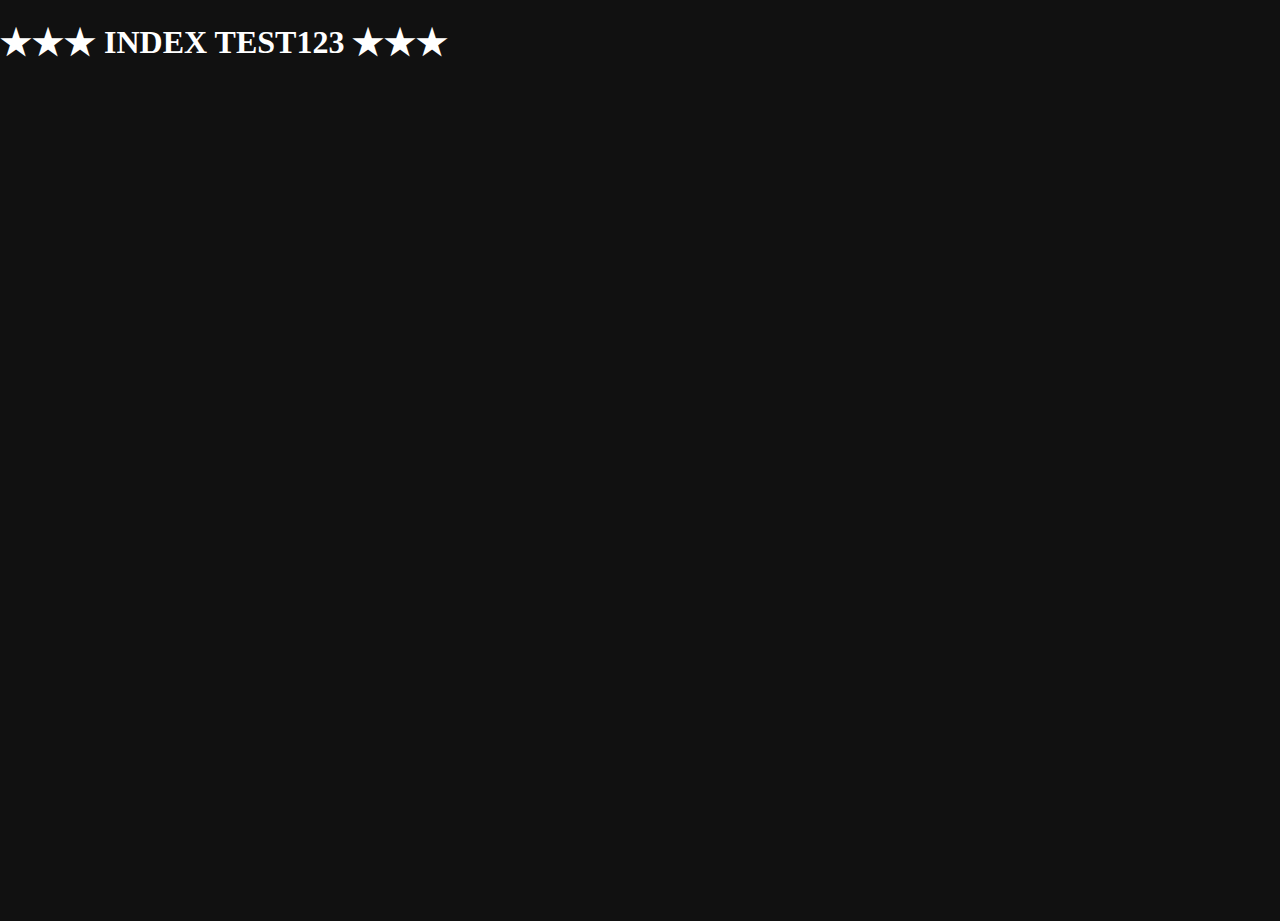
<file: templates/index.html>
<!DOCTYPE html>
<html lang="ja">
<head>
<meta charset="UTF-8">
<title>神託一覧｜賭神様</title>
<style>
body{
  margin:0;
  min-height:100vh;
  font-family:serif;
  background:#111;
  color:#fff;
}
</style>
</head>
<body>
<h1>★★★ INDEX TEST123 ★★★</h1>
</body>
</html>
</file>
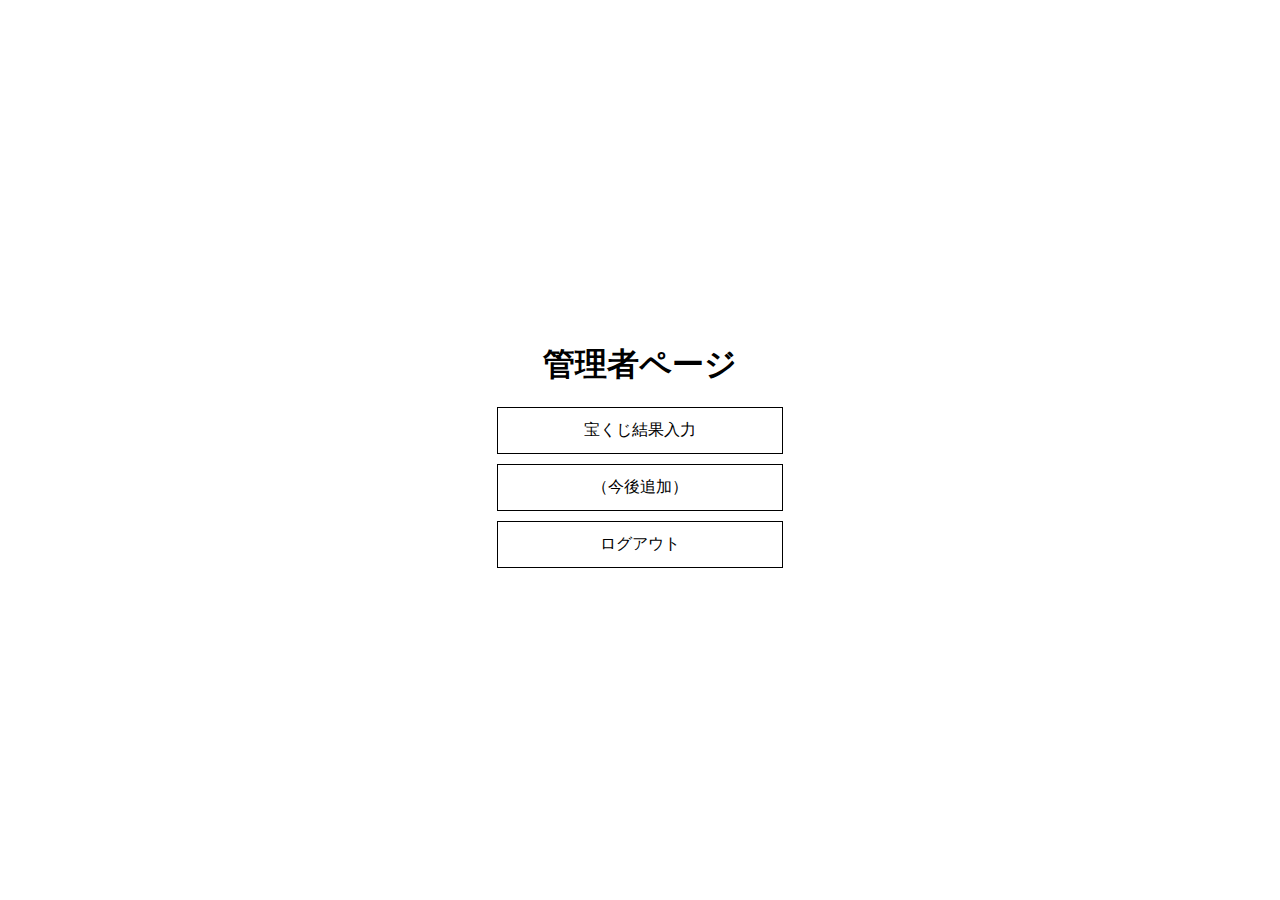
<file: templates/admin_home.html>
<!DOCTYPE html>
<html lang="ja">
<head>
<meta charset="UTF-8">
<title>管理者ページ｜賭神様</title>
<meta name="viewport" content="width=device-width, initial-scale=1.0">
<style>
body {
  font-family: sans-serif;
  margin: 0;
  min-height: 100vh;
  display: flex;
  justify-content: center;
  align-items: center;
}
.container {
  text-align: center;
}
h1 {
  margin-bottom: 20px;
}
a.button {
  display: block;
  width: 260px;
  padding: 12px;
  margin: 10px auto;
  text-decoration: none;
  color: #000;
  border: 1px solid #000;
}
</style>
</head>
<body>

<div class="container">
  <h1>管理者ページ</h1>

  <a class="button" href="/results/lottery">宝くじ結果入力</a>
  <a class="button" href="#">（今後追加）</a>
  <a class="button" href="/logout">ログアウト</a>
</div>

</body>
</html>
</file>
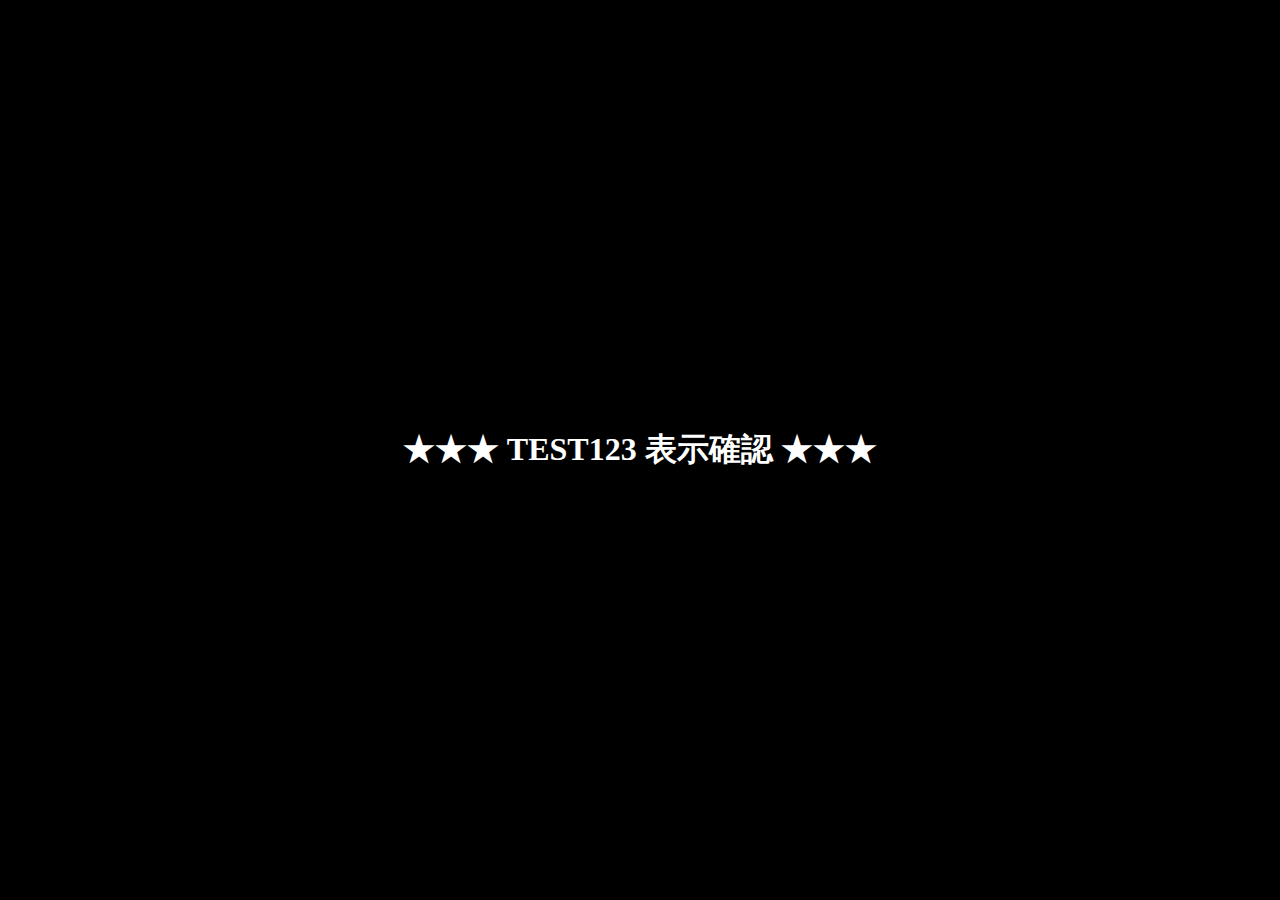
<file: templates/login.html>
<!DOCTYPE html>
<html lang="ja">
<head>
<meta charset="UTF-8">
<title>参拝認証｜賭神様</title>
<meta name="viewport" content="width=device-width, initial-scale=1.0">
<style>
body{
  margin:0;
  min-height:100vh;
  display:flex;
  align-items:center;
  justify-content:center;
  font-family:serif;
  background:#000;
  color:#fff;
}
</style>
</head>
<body>
<h1>★★★ TEST123 表示確認 ★★★</h1>
</body>
</html>
</file>
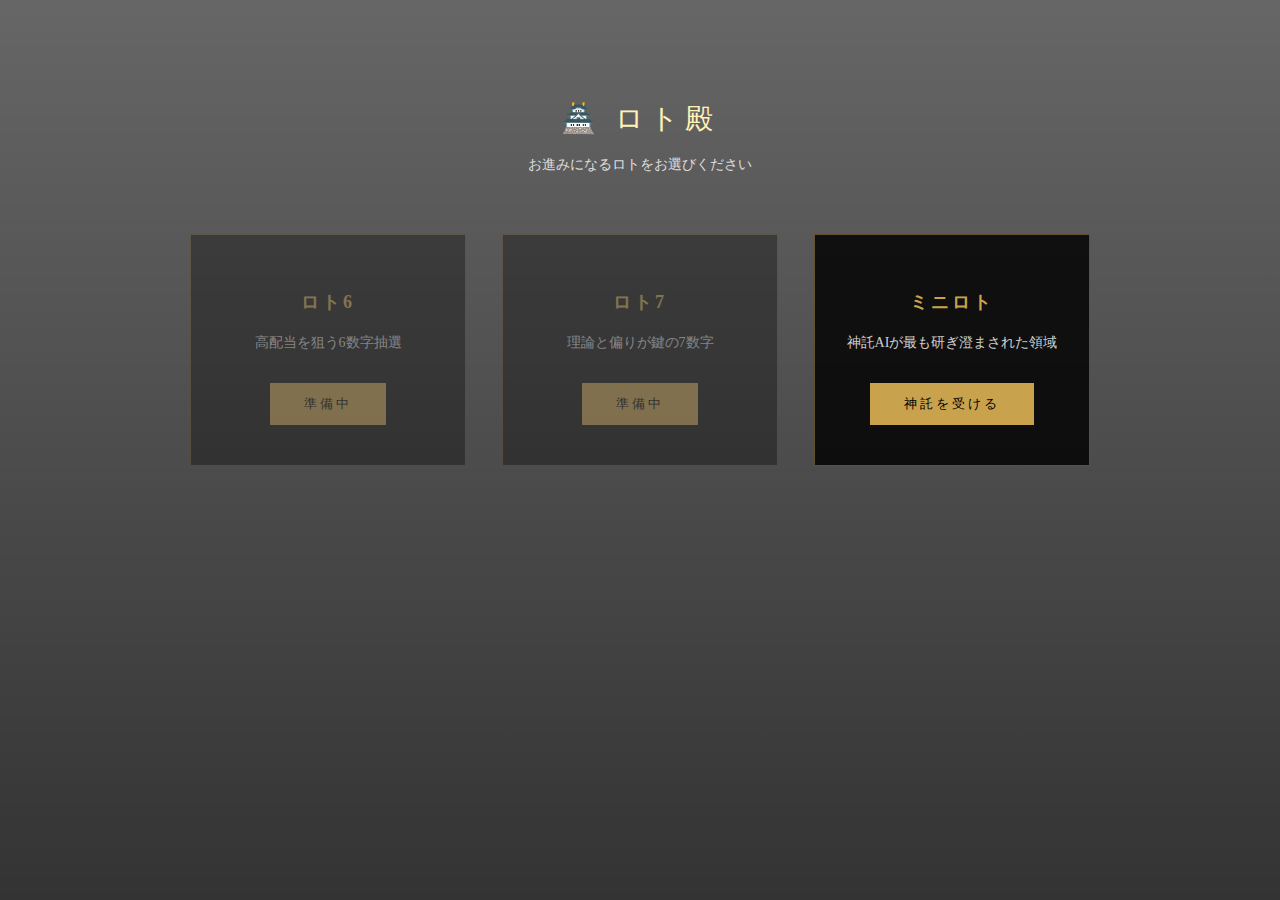
<file: templates/loto_home.html>
<!DOCTYPE html>
<html lang="ja">
<head>
  <meta charset="UTF-8">
  <title>ロト殿｜賭神様</title>
  <link rel="stylesheet" href="/static/style.css">
</head>

<body class="shinden">

<div class="shinden-wrap">
  <div class="shinden-title">🏯 ロト殿</div>
  <div class="shinden-sub">お進みになるロトをお選びください</div>

  <div class="shinden-grid">

    <div class="shinden-card disabled">
      <h2>ロト6</h2>
      <p>高配当を狙う6数字抽選</p>
      <a>準備中</a>
    </div>

    <div class="shinden-card disabled">
      <h2>ロト7</h2>
      <p>理論と偏りが鍵の7数字</p>
      <a>準備中</a>
    </div>

    <div class="shinden-card">
      <h2>ミニロト</h2>
      <p>神託AIが最も研ぎ澄まされた領域</p>
      <a href="/loto/miniloto">神託を受ける</a>
    </div>

  </div>
</div>

</body>
</html>
</file>
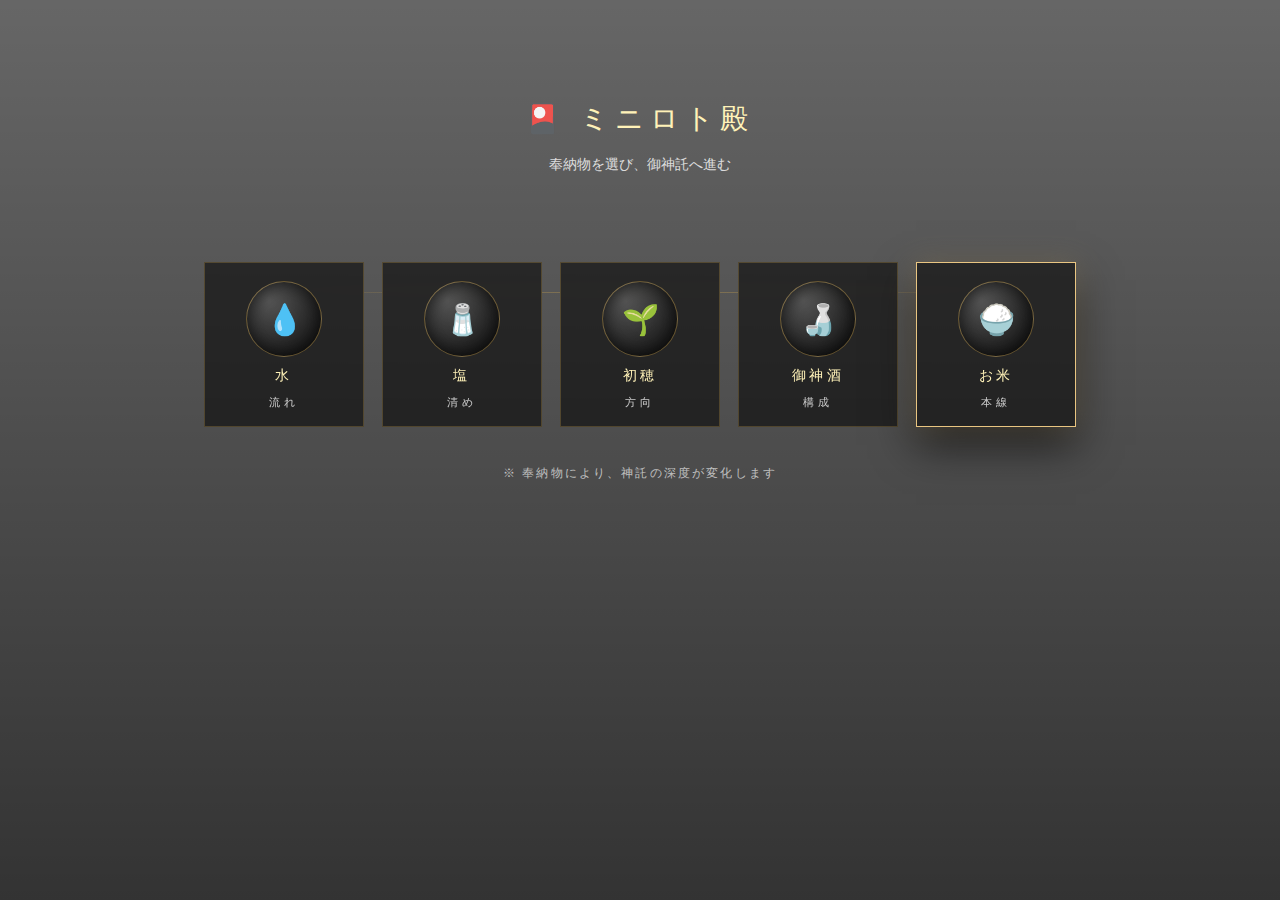
<file: templates/miniloto_home.html>
<!DOCTYPE html>
<html lang="ja">
<head>
  <meta charset="UTF-8">
  <title>ミニロト殿｜賭神様</title>
  <link rel="stylesheet" href="/static/style.css">
</head>

<body class="shinden">
  <div class="shinden-wrap">

    <div class="shinden-title">🎴 ミニロト殿</div>
    <div class="shinden-sub">奉納物を選び、御神託へ進む</div>

    <section class="offering">
      <div class="offering-rail"></div>

      <a class="offering-item" href="http://127.0.0.1:5001/?offer=water" target="_blank" aria-label="水を奉納">
        <div class="offering-orb">💧</div>
        <div class="offering-name">水</div>
        <div class="offering-tag">流れ</div>
      </a>

      <a class="offering-item" href="http://127.0.0.1:5001/?offer=salt" target="_blank" aria-label="塩を奉納">
        <div class="offering-orb">🧂</div>
        <div class="offering-name">塩</div>
        <div class="offering-tag">清め</div>
      </a>

      <a class="offering-item" href="http://127.0.0.1:5001/?offer=firstfruits" target="_blank" aria-label="初穂を奉納">
        <div class="offering-orb">🌱</div>
        <div class="offering-name">初穂</div>
        <div class="offering-tag">方向</div>
      </a>

      <a class="offering-item" href="http://127.0.0.1:5001/?offer=sake" target="_blank" aria-label="御神酒を奉納">
        <div class="offering-orb">🍶</div>
        <div class="offering-name">御神酒</div>
        <div class="offering-tag">構成</div>
      </a>

      <a class="offering-item is-core" href="http://127.0.0.1:5001/?offer=rice" target="_blank" aria-label="お米を奉納">
        <div class="offering-orb">🍚</div>
        <div class="offering-name">お米</div>
        <div class="offering-tag">本線</div>
      </a>
    </section>

    <div class="offering-footnote">
      ※ 奉納物により、神託の深度が変化します
    </div>

  </div>
</body>
</html>
</file>
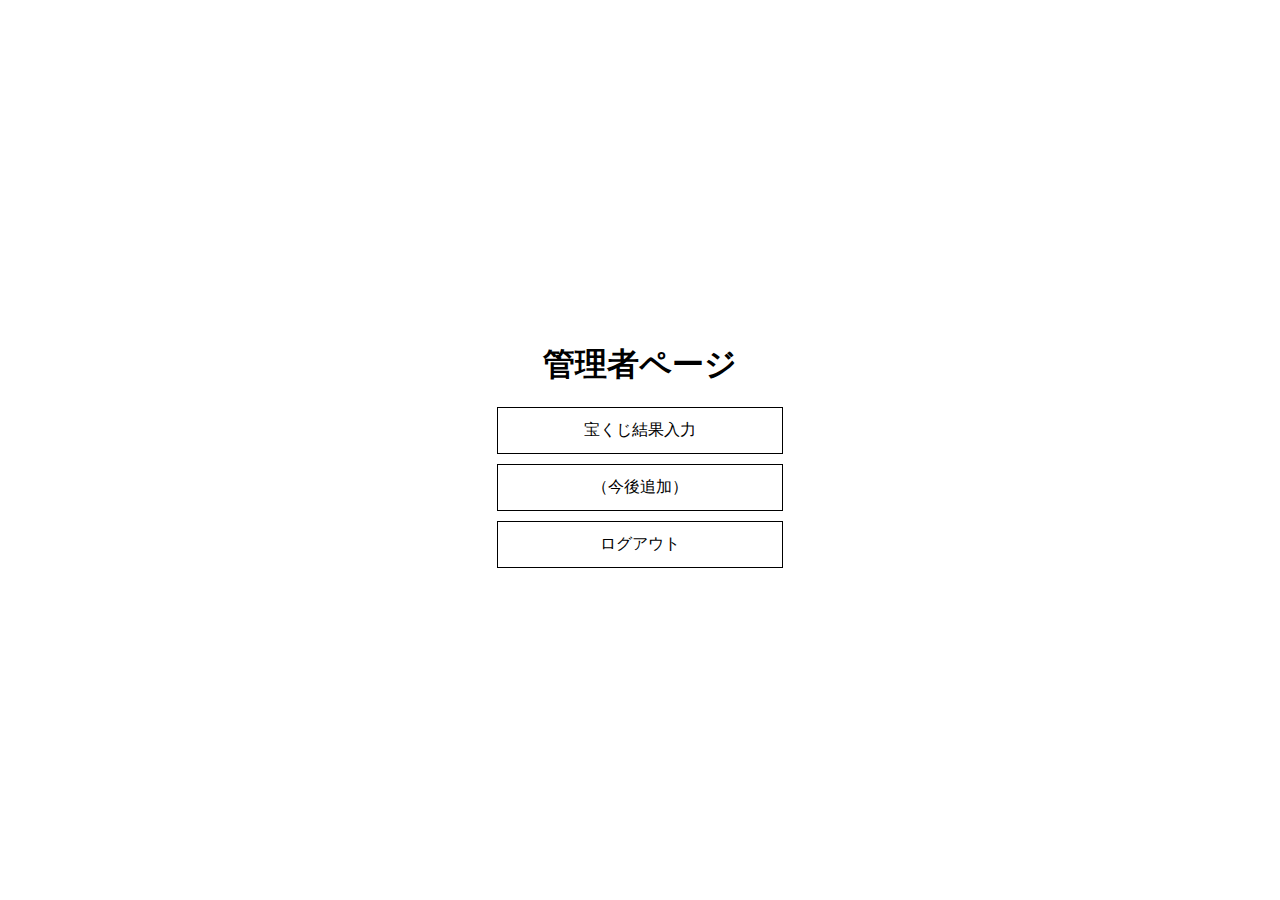
<file: 賭神様/templates/admin_home.html>
<!DOCTYPE html>
<html lang="ja">
<head>
<meta charset="UTF-8">
<title>管理者ページ｜賭神様</title>
<meta name="viewport" content="width=device-width, initial-scale=1.0">
<style>
body {
  font-family: sans-serif;
  margin: 0;
  min-height: 100vh;
  display: flex;
  justify-content: center;
  align-items: center;
}
.container {
  text-align: center;
}
h1 {
  margin-bottom: 20px;
}
a.button {
  display: block;
  width: 260px;
  padding: 12px;
  margin: 10px auto;
  text-decoration: none;
  color: #000;
  border: 1px solid #000;
}
</style>
</head>
<body>

<div class="container">
  <h1>管理者ページ</h1>

  <a class="button" href="/results/lottery">宝くじ結果入力</a>
  <a class="button" href="#">（今後追加）</a>
  <a class="button" href="/logout">ログアウト</a>
</div>

</body>
</html>
</file>
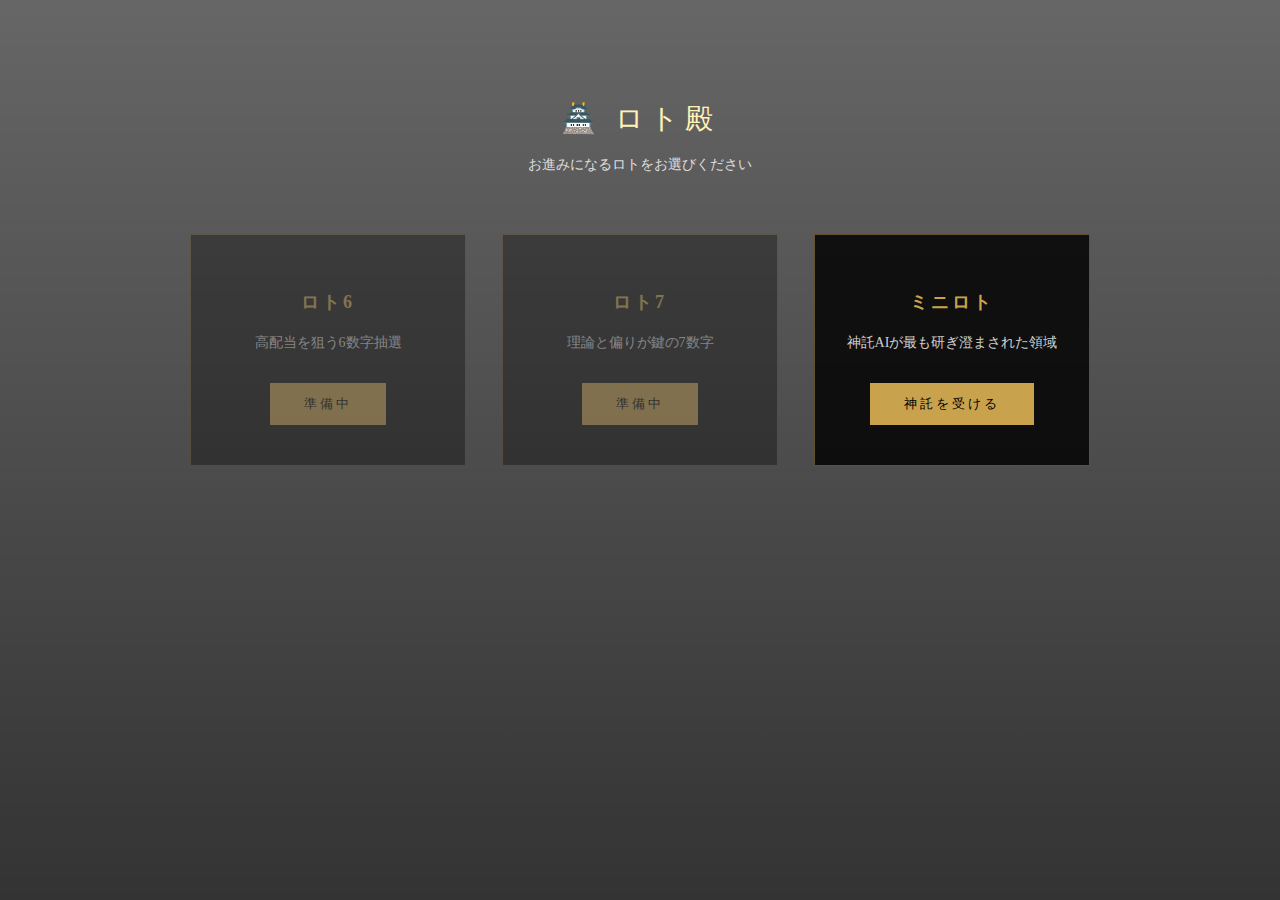
<file: 賭神様/templates/loto_home.html>
<!DOCTYPE html>
<html lang="ja">
<head>
  <meta charset="UTF-8">
  <title>ロト殿｜賭神様</title>
  <link rel="stylesheet" href="/static/style.css">
</head>

<body class="shinden">

<div class="shinden-wrap">
  <div class="shinden-title">🏯 ロト殿</div>
  <div class="shinden-sub">お進みになるロトをお選びください</div>

  <div class="shinden-grid">

    <div class="shinden-card disabled">
      <h2>ロト6</h2>
      <p>高配当を狙う6数字抽選</p>
      <a>準備中</a>
    </div>

    <div class="shinden-card disabled">
      <h2>ロト7</h2>
      <p>理論と偏りが鍵の7数字</p>
      <a>準備中</a>
    </div>

    <div class="shinden-card">
      <h2>ミニロト</h2>
      <p>神託AIが最も研ぎ澄まされた領域</p>
      <a href="/loto/miniloto">神託を受ける</a>
    </div>

  </div>
</div>

</body>
</html>
</file>
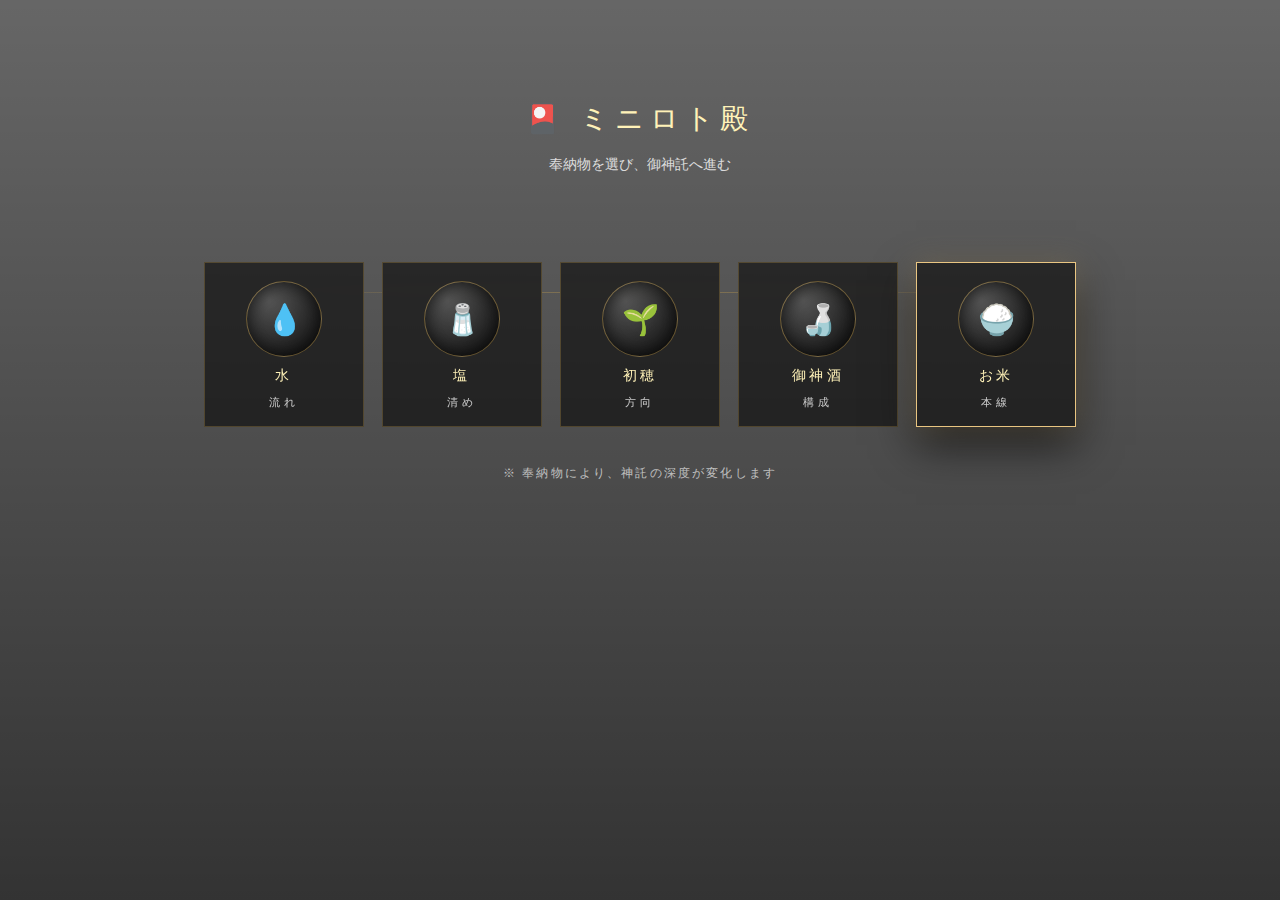
<file: 賭神様/templates/miniloto_home.html>
<!DOCTYPE html>
<html lang="ja">
<head>
  <meta charset="UTF-8">
  <title>ミニロト殿｜賭神様</title>
  <link rel="stylesheet" href="/static/style.css">
</head>

<body class="shinden">
  <div class="shinden-wrap">

    <div class="shinden-title">🎴 ミニロト殿</div>
    <div class="shinden-sub">奉納物を選び、御神託へ進む</div>

    <section class="offering">
      <div class="offering-rail"></div>

      <a class="offering-item" href="http://127.0.0.1:5001/?offer=water" target="_blank" aria-label="水を奉納">
        <div class="offering-orb">💧</div>
        <div class="offering-name">水</div>
        <div class="offering-tag">流れ</div>
      </a>

      <a class="offering-item" href="http://127.0.0.1:5001/?offer=salt" target="_blank" aria-label="塩を奉納">
        <div class="offering-orb">🧂</div>
        <div class="offering-name">塩</div>
        <div class="offering-tag">清め</div>
      </a>

      <a class="offering-item" href="http://127.0.0.1:5001/?offer=firstfruits" target="_blank" aria-label="初穂を奉納">
        <div class="offering-orb">🌱</div>
        <div class="offering-name">初穂</div>
        <div class="offering-tag">方向</div>
      </a>

      <a class="offering-item" href="http://127.0.0.1:5001/?offer=sake" target="_blank" aria-label="御神酒を奉納">
        <div class="offering-orb">🍶</div>
        <div class="offering-name">御神酒</div>
        <div class="offering-tag">構成</div>
      </a>

      <a class="offering-item is-core" href="http://127.0.0.1:5001/?offer=rice" target="_blank" aria-label="お米を奉納">
        <div class="offering-orb">🍚</div>
        <div class="offering-name">お米</div>
        <div class="offering-tag">本線</div>
      </a>
    </section>

    <div class="offering-footnote">
      ※ 奉納物により、神託の深度が変化します
    </div>

  </div>
</body>
</html>
</file>
<file: static/style.css>
/* ================================
   共通ベース
================================ */

body {
  margin: 0;
  font-family: "Yu Gothic", "Hiragino Mincho ProN", "Yu Mincho", "Noto Serif JP", serif;
}

/* ================================
   ミニロト神託AI（既存用）
================================ */

.numbers {
  margin: 20px;
}

.num {
  display: inline-block;
  margin: 6px;
  padding: 16px;
  border-radius: 50%;
  background: #e60033;
  color: white;
  font-size: 22px;
  font-weight: bold;
}

.note {
  margin-top: 40px;
  font-size: 12px;
  color: #666;
}

/* ================================
   賭神様：殿 共通スタイル
================================ */

body.shinden {
  min-height: 100vh;
  background:
    linear-gradient(rgba(0,0,0,0.6), rgba(0,0,0,0.8)),
    url('https://images.unsplash.com/photo-1549693578-d683be217e58?auto=format&fit=crop&w=1600&q=80')
    center / cover no-repeat;
  color: #ffffff;
}

.shinden-wrap {
  max-width: 900px;
  margin: 0 auto;
  padding: 100px 24px 120px;
  text-align: center;
}

.shinden-title {
  font-size: 28px;
  letter-spacing: 0.22em;
  color: #fff2b8;
  margin-bottom: 18px;
}

.shinden-sub {
  font-size: 14px;
  color: rgba(255,255,255,0.8);
  margin-bottom: 60px;
}

.shinden-grid {
  display: grid;
  grid-template-columns: repeat(auto-fit, minmax(220px, 1fr));
  gap: 36px;
}

.shinden-card {
  background: rgba(0,0,0,0.82);
  border: 1px solid rgba(201,162,77,0.45);
  padding: 40px 24px;
  transition: transform .3s ease, box-shadow .3s ease;
}

.shinden-card:hover {
  transform: translateY(-6px);
  box-shadow: 0 20px 40px rgba(0,0,0,0.7);
}

.shinden-card h2 {
  font-size: 18px;
  color: #c9a24d;
  letter-spacing: 0.18em;
  margin-bottom: 16px;
}

.shinden-card p {
  font-size: 14px;
  line-height: 1.8;
  color: rgba(255,255,255,0.8);
  margin-bottom: 28px;
}

.shinden-card a {
  display: inline-block;
  padding: 12px 34px;
  background: #c9a24d;
  color: #000;
  text-decoration: none;
  font-size: 13px;
  letter-spacing: 0.22em;
}

.shinden-card.disabled {
  opacity: 0.4;
  pointer-events: none;
}
/* ===== ミニロト殿：引き算デザイン ===== */

.offer-card.minimal {
  text-decoration: none;
  color: inherit;
}

.offer-card.minimal .offer-desc {
  font-size: 12px;
  letter-spacing: 0.2em;
  opacity: 0.8;
}

.offer-card.minimal:hover .offer-desc {
  opacity: 1;
}

.offer-card.strong {
  border-color: rgba(255,215,120,0.9);
  box-shadow: 0 0 22px rgba(255,215,120,0.25);
}
/* ================================
   ミニロト殿：奉納台UI（ダサさ除去）
================================ */

.offering {
  position: relative;
  margin: 56px auto 0;
  padding: 28px 14px 10px;
  max-width: 920px;
  display: grid;
  grid-template-columns: repeat(5, minmax(120px, 1fr));
  gap: 18px;
  align-items: end;
}

@media (max-width: 820px) {
  .offering { grid-template-columns: repeat(2, 1fr); }
}

.offering-rail {
  position: absolute;
  left: 0;
  right: 0;
  top: 58px;
  height: 1px;
  background: linear-gradient(90deg, rgba(201,162,77,0), rgba(201,162,77,0.75), rgba(201,162,77,0));
  opacity: 0.55;
}

.offering-item {
  text-decoration: none;
  color: inherit;
  display: grid;
  justify-items: center;
  gap: 10px;
  padding: 18px 10px 16px;
  background: rgba(0,0,0,0.55);
  border: 1px solid rgba(201,162,77,0.28);
  backdrop-filter: blur(6px);
  transition: transform .25s ease, border-color .25s ease, box-shadow .25s ease;
}

.offering-item:hover {
  transform: translateY(-6px);
  border-color: rgba(201,162,77,0.65);
  box-shadow: 0 18px 40px rgba(0,0,0,0.65);
}

.offering-orb {
  width: 74px;
  height: 74px;
  border-radius: 999px;
  display: grid;
  place-items: center;
  font-size: 30px;
  background: radial-gradient(circle at 30% 25%, rgba(255,255,255,0.22), rgba(0,0,0,0.75));
  border: 1px solid rgba(201,162,77,0.45);
  box-shadow: inset 0 0 18px rgba(0,0,0,0.65);
}

.offering-name {
  font-size: 14px;
  letter-spacing: 0.24em;
  color: #fff2b8;
}

.offering-tag {
  font-size: 11px;
  letter-spacing: 0.32em;
  color: rgba(255,255,255,0.75);
}

.offering-item.is-core {
  border-color: rgba(255, 215, 140, 0.9);
  box-shadow: 0 0 26px rgba(255, 215, 140, 0.18), 0 18px 40px rgba(0,0,0,0.65);
}

.offering-footnote {
  margin-top: 28px;
  font-size: 12px;
  letter-spacing: 0.18em;
  color: rgba(255,255,255,0.65);
}
</file>
